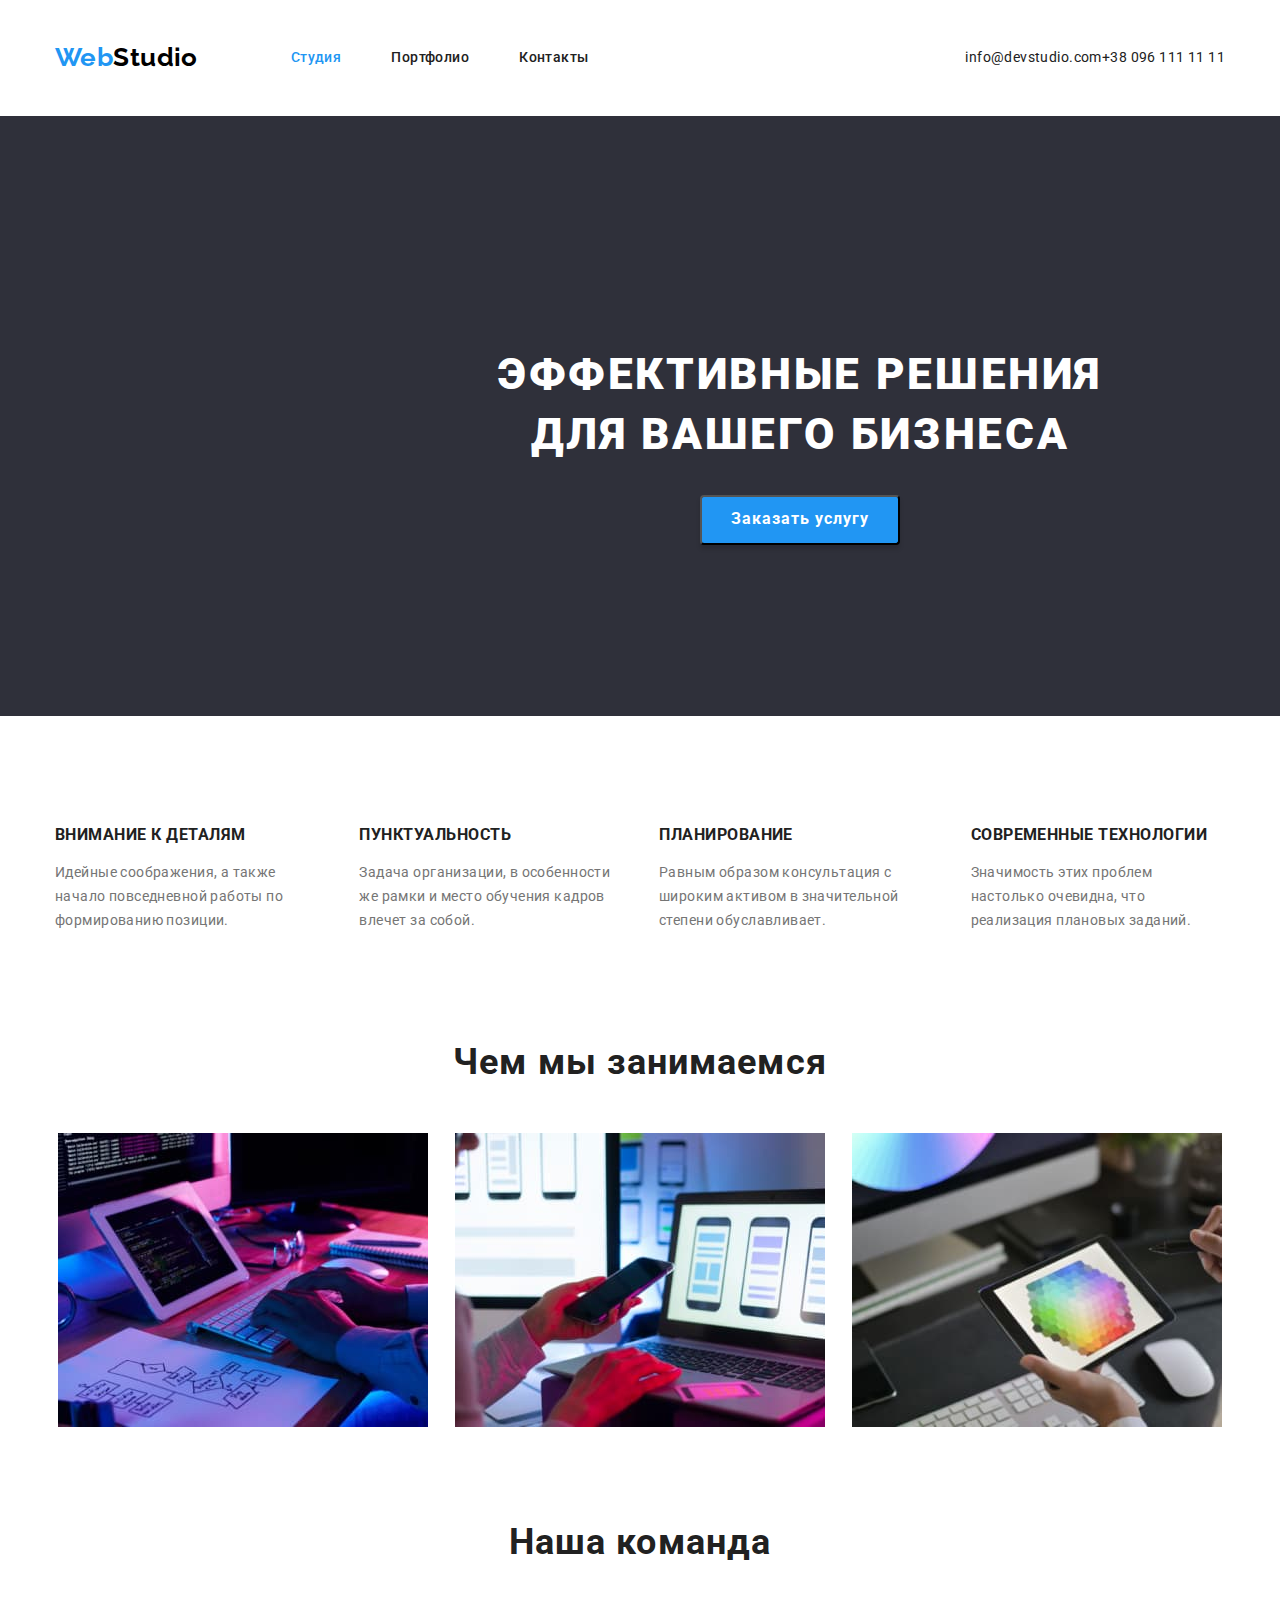
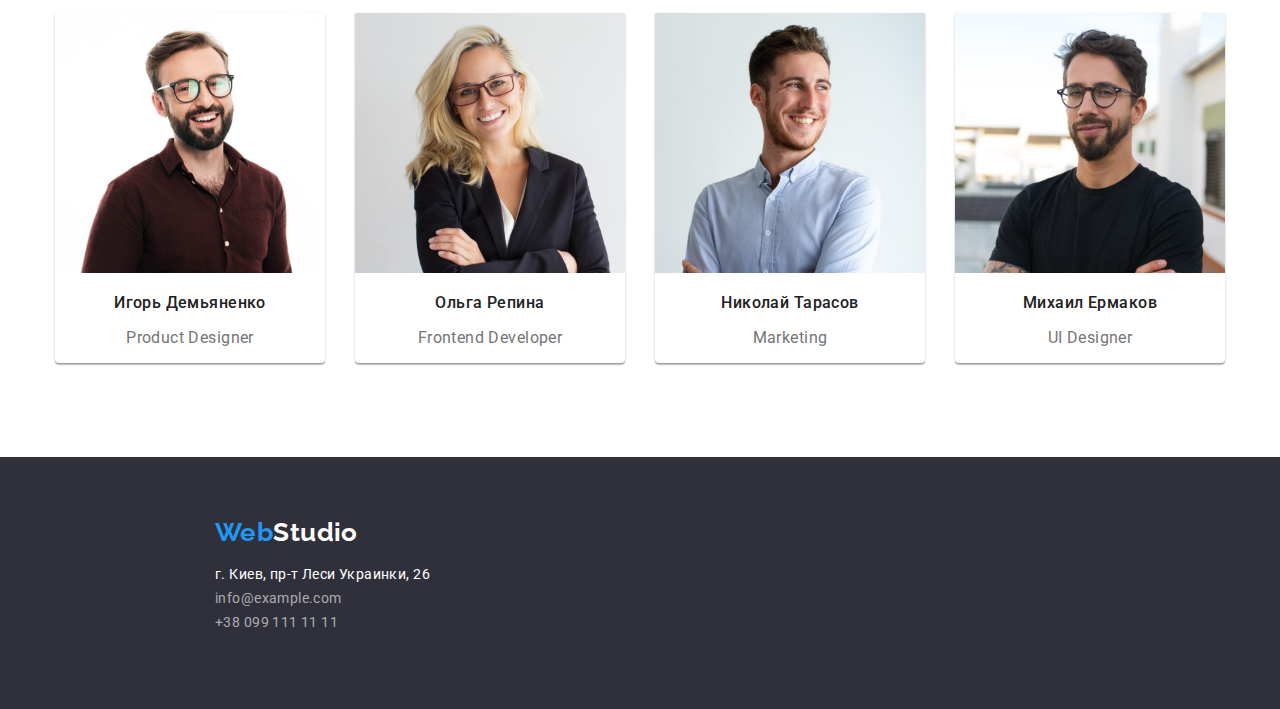
<file: index.html>
<!DOCTYPE html>
<html lang="ru">
  <head>
    <meta charset="UTF-8" />
    <meta http-equiv="X-UA-Compatible" content="IE=edge" />
    <meta name="viewport" content="width=device-width, initial-scale=1.0" />
    <title>Document</title>
    <link rel="stylesheet" href="./normalize.min.css" />
    <link rel="preconnect" href="https://fonts.googleapis.com" />
    <link rel="preconnect" href="https://fonts.gstatic.com" crossorigin />
    <link
      href="https://fonts.googleapis.com/css2?family=Raleway:wght@700&family=Roboto:wght@400;500;700;900&display=swap"
      rel="stylesheet"
    />
    <link rel="stylesheet" href="./css/styles.css" />
  </head>
  <body>
    <header class="header">
      <div class="container">
        <div class="header__inner">
          <nav class="header__menu">
            <a href="" class="logolink"> <span>Web</span>Studio </a>
            <ul class="header__links">
              <li><a class="header__link current" href="#">Студия</a></li>
              <li><a class="header__link" href="./portfolio.html">Портфолио</a></li>
              <li><a class="header__link" href="#">Контакты</a></li>
            </ul>
          </nav>
          <ul class="contacts__items">
            <li><a href="mailto:info@devstudio.com" class="header__mail">info@devstudio.com</a></li>
            <li><a href="tel:+380961111111" class="header__phone">+38 096 111 11 11</a></li>
          </ul>
        </div>
      </div>
    </header>

    <section class="hero">
      <div class="hero__inner">
        <h1 class="hero-title">Эффективные решения для вашего бизнеса</h1>
        <button class="hero__button" type="button">Заказать услугу</button>
      </div>
    </section>

    <section class="features">
      <div class="container">
        <h2 hidden>Наши особенности</h2>
        <ul class="features__list">
          <li class="features__item">
            <h3 class="features__title">Внимание к деталям</h3>
            <p class="features__description">Идейные соображения, а также начало повседневной работы по формированию позиции.</p>
          </li>
          <li class="features__item">
            <h3 class="features__title">Пунктуальность</h3>
            <p class="features__description">
              Задача организации, в особенности же рамки и место обучения кадров влечет за собой.
            </p>
          </li>
          <li class="features__item">
            <h3 class="features__title">Планирование</h3>
            <p class="features__description">
              Равным образом консультация с широким активом в значительной степени обуславливает.
            </p>
          </li>
          <li class="features__item">
            <h3 class="features__title">Современные технологии</h3>
            <p class="features__description">Значимость этих проблем настолько очевидна, что реализация плановых заданий.</p>
          </li>
        </ul>
      </div>
    </section>

    <section class="job">
      <div class="container">
        <h2 class="section-title">Чем мы занимаемся</h2>
        <div class="job__carousel">
          <img class="job__img" src="./images/box1.jpg" alt="computer" width="370" />
          <img class="job__img" src="./images/box2.jpg" alt="notebook" width="370" />
          <img class="job__img" src="./images/box3.jpg" alt="ipad" width="370" />
        </div>
      </div>
    </section>

    <section class="team">
      <h2 class="section-title">Наша команда</h2>
      <div class="container">
        <ul class="team__list">
          <li class="team__item">
            <img src="./images/igor-demyanenko.jpg" alt="Игорь Демьяненко" width="270" />
            <h3 class="team-name-title">Игорь Демьяненко</h3>
            <p class="team__text">Product Designer</p>
          </li>
          <li class="team__item">
            <img src="./images/olga-repina.jpg" alt="Ольга Репина" width="270" />
            <h3 class="team-name-title">Ольга Репина</h3>
            <p class="team__text">Frontend Developer</p>
          </li>
          <li class="team__item">
            <img src="./images/nikolai-tarasov.jpg" alt="Николай Тарасов" width="270" />
            <h3 class="team-name-title">Николай Тарасов</h3>
            <p class="team__text">Marketing</p>
          </li>
          <li class="team__item">
            <img src="./images/mikhail-ermakov.jpg" alt="Михаил Ермаков" width="270" />
            <h3 class="team-name-title">Михаил Ермаков</h3>
            <p class="team__text">UI Designer</p>
          </li>
        </ul>
      </div>
    </section>

    <footer class="footer">
      <div class="container">
        <a href="" class="logolink footer__logolink"> <span>Web</span>Studio </a>
        <address>
          <ul class="footer__text">
            <li class="footer__text-item color-white">
              <a href="">г. Киев, пр-т Леси Украинки, 26</a>
            </li>
            <li class="footer__text-item">
              <a href="mailto:info@example.com">info@example.com</a>
            </li>
            <li class="footer__text-item">
              <a href="tel:tel:+380961111111">+38 099 111 11 11</a>
            </li>
          </ul>
        </address>
      </div>
    </footer>
  </body>
</html>
</file>
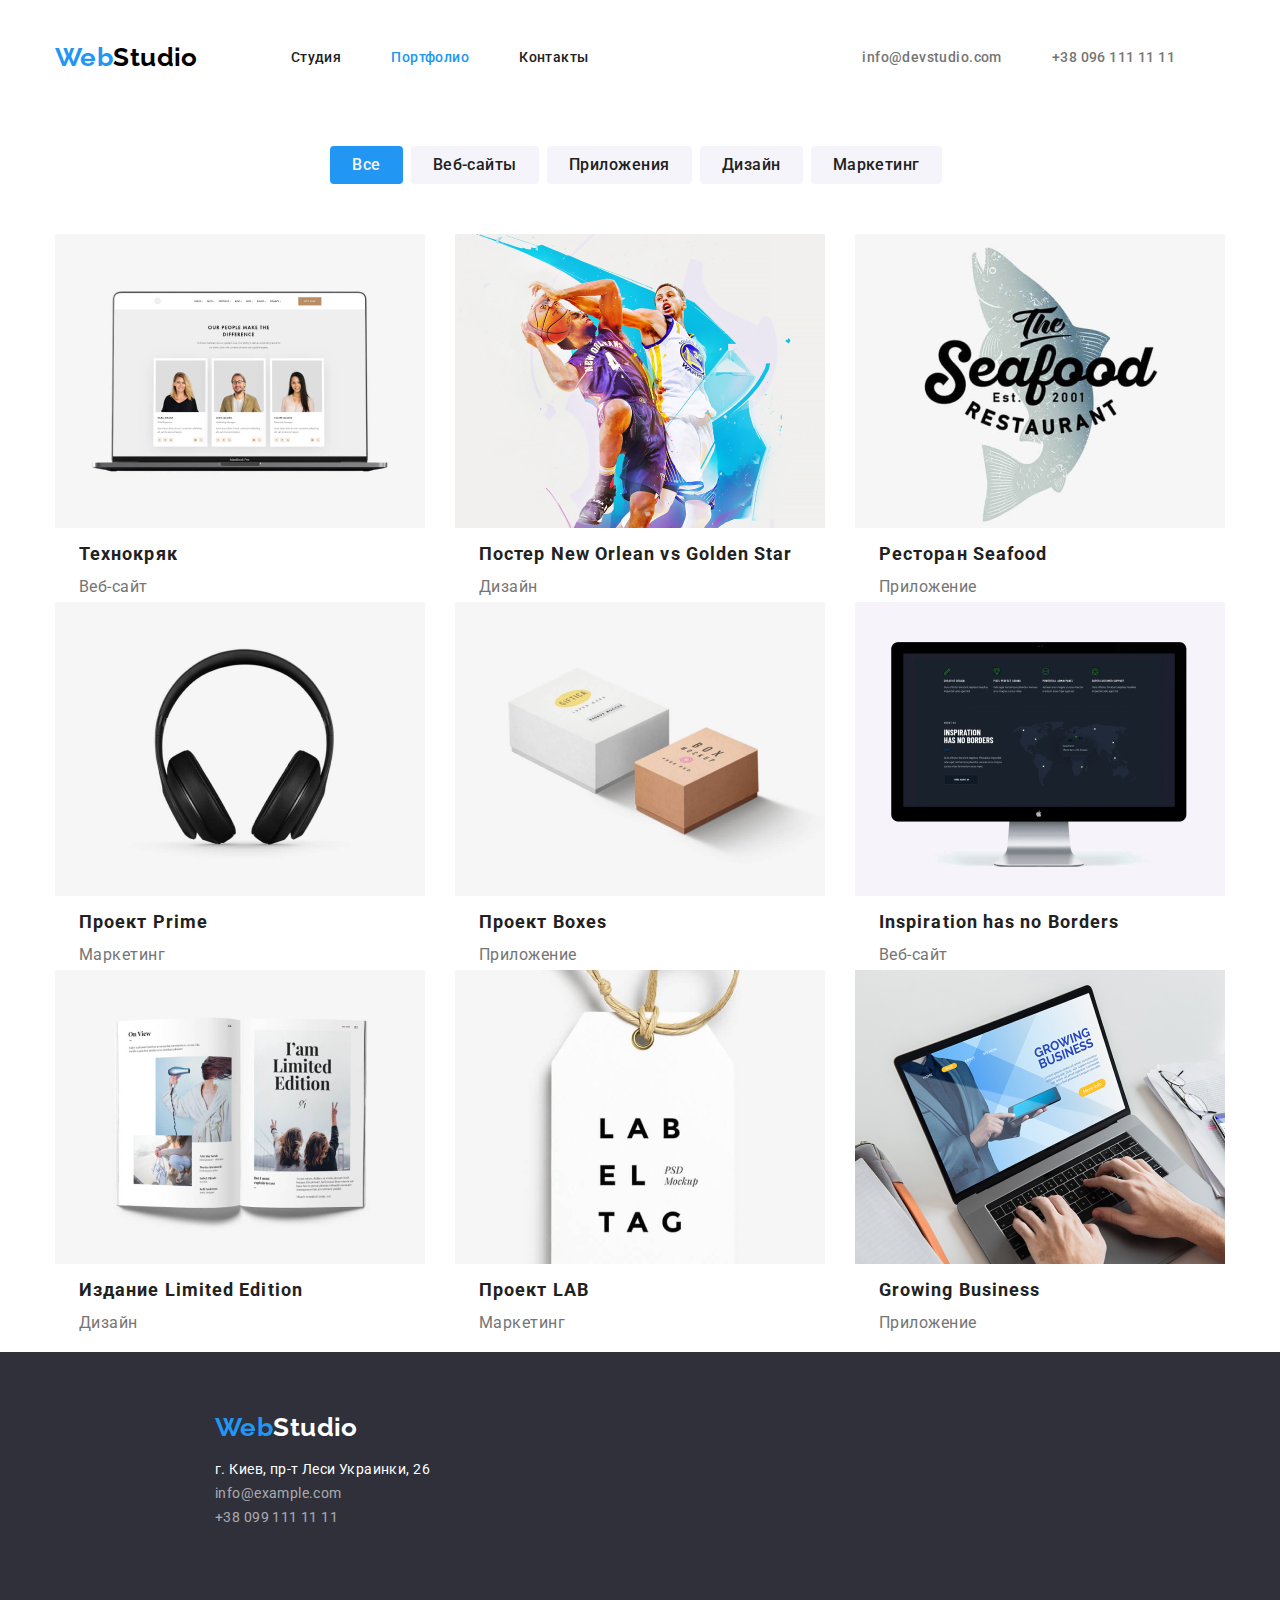
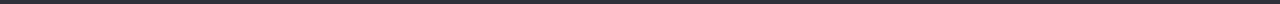
<file: portfolio.html>
<!DOCTYPE html>
<html lang="ru">
  <head>
    <meta charset="UTF-8" />
    <meta http-equiv="X-UA-Compatible" content="IE=edge" />
    <meta name="viewport" content="width=device-width, initial-scale=1.0" />
    <title>Document</title>
    <link rel="stylesheet" href="./normalize.min.css" />
    <link rel="preconnect" href="https://fonts.googleapis.com" />
    <link rel="preconnect" href="https://fonts.gstatic.com" crossorigin />
    <link
      href="https://fonts.googleapis.com/css2?family=Raleway:wght@700&family=Roboto:wght@400;500;700;900&display=swap"
      rel="stylesheet"
    />
    <link rel="stylesheet" href="./css/styles.css" />
  </head>
  <body>
    <header class="header">
      <div class="container">
        <div class="header__inner">
          <nav class="header__menu">
            <a href="" class="logolink"> <span>Web</span>Studio </a>
            <ul class="header__links">
              <li><a class="header__link" href="./index.html">Студия</a></li>
              <li><a class="header__link current" href="#">Портфолио</a></li>
              <li><a class="header__link" href="#">Контакты</a></li>
            </ul>
          </nav>
          <ul class="contacts__items">
            <li>
              <a href="mailto:info@devstudio.com" class="header__contacts">info@devstudio.com</a>
            </li>
            <li><a href="tel:+380961111111" class="header__contacts">+38 096 111 11 11</a></li>
          </ul>
        </div>
      </div>
    </header>

    <main>
      <section class="projects">
        <h1 hidden>Наши проекты</h1>

            <ul class="filter__container">
              <li><button class="filter__button filter__current" type="button">Все</button></li>
              <li><button class="filter__button" type="button">Веб-сайты</button></li>
              <li><button class="filter__button" type="button">Приложения</button></li>
              <li><button class="filter__button" type="button">Дизайн</button></li>
              <li><button class="filter__button" type="button">Маркетинг</button></li>
            </ul>


        <div class="portfolio">
          <div class="container">
            <ul class="portfolio__list">
              <li class="portfolio__item">
                <img src="./images/portfolio-img-01.jpg" alt="" class="portfolio__img" />
                <h3 class="card-title">Технокряк</h3>
                <p>Веб-сайт</p>
              </li>
              <li class="portfolio__item">
                <img src="./images/portfolio-img-02.jpg" alt="" class="portfolio__img" />
                <h3 class="card-title">Постер New Orlean vs Golden Star</h3>
                <p>Дизайн</p>
              </li>
              <li class="portfolio__item">
                <img src="./images/portfolio-img-03.jpg" alt="" class="portfolio__img" />
                <h3 class="card-title">Ресторан Seafood</h3>
                <p>Приложение</p>
              </li>
              <li class="portfolio__item">
                <img src="./images/portfolio-img-04.jpg" alt="" class="portfolio__img" />
                <h3 class="card-title">Проект Prime</h3>
                <p>Маркетинг</p>
              </li>
              <li class="portfolio__item">
                <img src="./images/portfolio-img-05.jpg" alt="" class="portfolio__img" />
                <h3 class="card-title">Проект Boxes</h3>
                <p>Приложение</p>
              </li>
              <li class="portfolio__item">
                <img src="./images/portfolio-img-06.jpg" alt="" class="portfolio__img" />
                <h3 class="card-title">Inspiration has no Borders</h3>
                <p>Веб-сайт</p>
              </li>
              <li class="portfolio__item">
                <img src="./images/portfolio-img-07.jpg" alt="" class="portfolio__img" />
                <h3 class="card-title">Издание Limited Edition</h3>
                <p>Дизайн</p>
              </li>
              <li class="portfolio__item">
                <img src="./images/portfolio-img-08.jpg" alt="" class="portfolio__img" />
                <h3 class="card-title">Проект LAB</h3>
                <p>Маркетинг</p>
              </li>
              <li class="portfolio__item">
                <img src="./images/portfolio-img-09.jpg" alt="" class="portfolio__img" />
                <h3 class="card-title">Growing Business</h3>
                <p>Приложение</p>
              </li>
            </ul>
          </div>
        </div>
        
      </section>

    </main>

    <footer class="footer">
      <div class="container">
        <a href="" class="logolink footer__logolink"> <span>Web</span>Studio </a>
        <address>
          <ul class="footer__text">
            <li class="footer__text-item color-white">
              <a href="">г. Киев, пр-т Леси Украинки, 26</a>
            </li>
            <li class="footer__text-item">
              <a href="mailto:info@example.com">info@example.com</a>
            </li>
            <li class="footer__text-item">
              <a href="tel:tel:+380961111111">+38 099 111 11 11</a>
            </li>
          </ul>
        </address>
      </div>
    </footer>
  </body>
</html>
</file>
<file: css/styles.css>
*,
*::before,
*::after {
  box-sizing: border-box;
}
:root {
  --highlight-color: #2196f3;
  --main-color: #212121;
  --small-text-color: #757575;
  --team-background-color: #ffffff;
  --filter-button-bg: #f5f4fa;
  --footer-dark: #2f303a;
  --features-text: #757575;
}

body {
  font-family: 'Roboto', sans-serif;
  font-style: normal;
  font-size: 14px;
  font-weight: 400;
  letter-spacing: 0.03em;
  line-height: 1.71;
  color: var(--main-color);
}

a {
  text-decoration: none;
  color: var(--main-color);
}
ul,
li {
  list-style: none;
  margin-left: 0;
  padding-left: 0;
}
.container {
  width: 1170px;
  margin: 0 auto;
}

.logolink {
  font-family: 'Raleway';
  font-style: normal;
  font-weight: 700;
  font-size: 26px;
  line-height: 1.2;
  color: #000000;
  text-decoration: none;
  margin-right: 93px;
}

.logolink span {
  color: var(--highlight-color);
}
.header__inner {
  margin: 32px 0px;
}
.header__menu {
  display: flex;
  align-items: center;
}

.header__links {
  display: flex;
}

.header__link,
.header__contacts {
  color: var(--main-color);
  font-weight: 500;
  font-size: 14px;
  line-height: 1.14;
  margin-right: 50px;
}

.header__link:hover {
  color: var(--highlight-color);
}

.header__links li:last-child {
  margin-right: 0;
}

.current {
  color: var(--highlight-color);
}

.header__inner {
  display: flex;
  justify-content: space-between;
}

.contacts__items {
  display: flex;
}

.header__contacts {
  color: var(--small-text-color);
}
.header__contacts + .header__contacts {
  margin-left: 50px;
}

.header__phone:hover {
  color: var(--highlight-color);
}

.header__mail:hover {
  color: var(--highlight-color);
}
.hero {
  margin-bottom: 94px;
}
.hero-title {
  font-weight: 900;
  font-size: 44px;
  line-height: 1.36;
  text-align: center;
  letter-spacing: 0.06em;
  text-transform: uppercase;
  color: var(--team-background-color);
}
.hero__inner {
  width: 1600px;
  height: 600px;
  padding: 200px 450px;
  background: #2f303a;
  margin: 0 auto;
  text-align: center;
}

.hero__button {
  font-weight: 700;
  font-size: 16px;
  line-height: 1.88;
  text-align: center;
  letter-spacing: 0.06em;
  color: var(--team-background-color);
  width: 200px;
  height: 50px;
  left: 700px;
  top: 430px;
  background: var(--highlight-color);
  box-shadow: 0px 4px 4px rgba(0, 0, 0, 0.15);
  border-radius: 4px;
}
.features__list {
  margin-bottom: 94px;
  display: flex;
}
.features__description {
  font-weight: 400;
  letter-spacing: 0.03em;
  color: var(--features-text);
}
.features__item + .features__item {
  margin-left: 30px;
}

.features__title {
  line-height: 1.14;
  letter-spacing: 0.03em;
  text-transform: uppercase;
  color: var(--main-color);
}
h2 {
  font-size: 36px;
  line-height: 1.17;
  text-align: center;
  letter-spacing: 0.03em;
  color: var(--main-color);
  margin: 0px;
  margin-bottom: 50px;
}
.job__carousel {
  display: flex;
  justify-content: center;
  margin-bottom: 94px;
}

.job__img + .job__img {
  margin-left: 27px;
}
.team {
  background: var(--team-background-color);
  margin-bottom: 94px;
  font-weight: 400;
  font-size: 16px;
  line-height: 1.19;
  color: var(--small-text-color);
}

.team__list {
  display: flex;
  justify-content: center;
}
.team__item {
  text-align: center;
  background: var(--team-background-color);
  box-shadow: 0px 1px 3px rgba(0, 0, 0, 0.12), 0px 1px 1px rgba(0, 0, 0, 0.14),
    0px 2px 1px rgba(0, 0, 0, 0.2);
  border-radius: 0px 0px 4px 4px;
}
.team__item + .team__item {
  margin-left: 30px;
}
.team-name-title {
  font-weight: 500;
  font-size: 16px;
  line-height: 1.19;
  text-align: center;
  color: var(--main-color);
}
.footer {
  width: 1600px;
  padding: 60px 0px 60px 0px;
  background: var(--footer-dark);
  margin: 0 auto;
}
.footer__logolink {
  color: var(--team-background-color);
}

.footer__text-item a {
  font-style: normal;
  color: rgba(255, 255, 255, 0.6);
}
.footer__text-item a:hover {
  color: var(--highlight-color);
}
.color-white a {
  color: var(--team-background-color);
}
.filter__container {
  display: flex;
  justify-content: center;
  align-items: center;
  margin-top: 62px;
  margin-bottom: 50px;
}
.filter__button {
  background: var(--filter-button-bg);
  border-radius: 4px;
  font-family: 'Roboto';
  font-style: normal;
  font-weight: 500;
  font-size: 16px;
  line-height: 1.62;
  text-align: center;
  letter-spacing: 0.03em;
  border: none;
  color: var(--main-color);
  padding: 6px 22px 6px 22px;
  margin-right: 8px;
}

.filter__button:hover {
  color: var(--filter-button-bg);
  background: var(--highlight-color);
  box-shadow: 0px 3px 1px rgba(0, 0, 0, 0.1), 0px 1px 2px rgba(0, 0, 0, 0.08),
    0px 2px 2px rgba(0, 0, 0, 0.12);
}
.filter__current {
  color: var(--filter-button-bg);
  background: var(--highlight-color);
}
.filter__current:hover {
  color: var(--filter-button-bg);
  background: var(--highlight-color);
  box-shadow: 0px 3px 1px rgba(0, 0, 0, 0.1), 0px 1px 2px rgba(0, 0, 0, 0.08),
    0px 2px 2px rgba(0, 0, 0, 0.12);
}
.portfolio__list {
  display: flex;
  justify-content: center;
  flex-wrap: wrap;
}

.card-title {
  font-size: 18px;
  line-height: 2;
  letter-spacing: 0.06em;
  text-transform: none;
  color: var(--main-color);
  padding-left: 24px;
  padding-right: 24px;
  margin: 0;
}

.portfolio__item:not(:nth-child(3n + 3)) {
  margin-right: 30px;
}
.portfolio__item p {
  font-size: 16px;
  line-height: 1.88;
  letter-spacing: 0.03em;
  color: var(--small-text-color);
  padding-left: 24px;
  padding-right: 24px;
  margin: 0;
}
</file>
